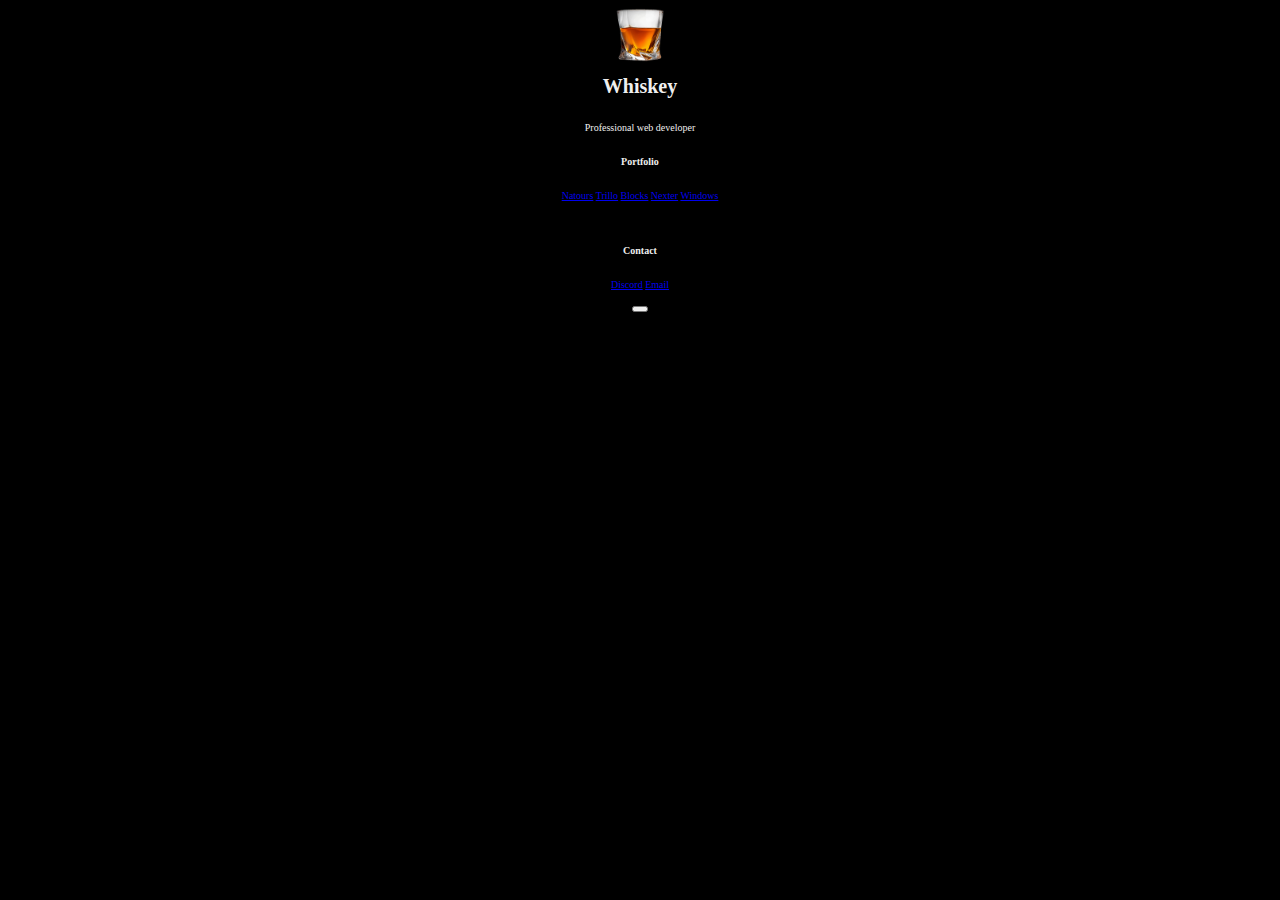
<file: index.html>
<!DOCTYPE html>
<html lang="en">
<head>
    <meta charset="UTF-8">
    <meta http-equiv="X-UA-Compatible" content="IE=edge">
    <meta name="viewport" content="width=device-width, initial-scale=1.0">
    <title>Whiskey</title>
    <link rel="preconnect" href="https://fonts.googleapis.com">
<link rel="preconnect" href="https://fonts.gstatic.com" crossorigin>
<link href="https://fonts.googleapis.com/css2?family=Roboto:ital,wght@0,300;0,400;0,500;1,300;1,400;1,500&display=swap" rel="stylesheet">
    <link rel="stylesheet" href="https://fonts.googleapis.com/icon?family=Material+Icons">
    <link rel="stylesheet" href="https://code.getmdl.io/1.3.0/material.red-deep_orange.min.css" />
    <script defer src="https://code.getmdl.io/1.3.0/material.min.js"></script>
    <link rel="stylesheet" href="style.css">
    <script type="module" src="script.js"></script>
</head>
<body>

    <img src="whiskey.png" id="logo">
    <h1>Whiskey</h1>
    <p>Professional web developer</p>


    <div class="portfolio center">
        <h4>Portfolio</h4>

        <p>

           <a target="_blank" href="projects/natours/">Natours</a>
           <a target="_blank" href="projects/trillo">Trillo</a> 
           <a target="_blank" href="projects/blocks/">Blocks</a>
           <a target="_blank" href="projects/nexter/">Nexter</a> 
           <a target="_blank" href="projects/windows/">Windows</a> 

        </p>
    </div>

    <div class="contact center">
        <h4>Contact</h4>
        <p>
           <a href="#" id="discord">Discord</a>            <a href="#" id="email">Email</a> 

        </p>
    </div>
    
    <div id="snackbar" class="mdl-js-snackbar mdl-snackbar">
        <div class="mdl-snackbar__text"></div>
        <button class="mdl-snackbar__action" type="button"></button>
    </div>
</body>
</html>
</file>
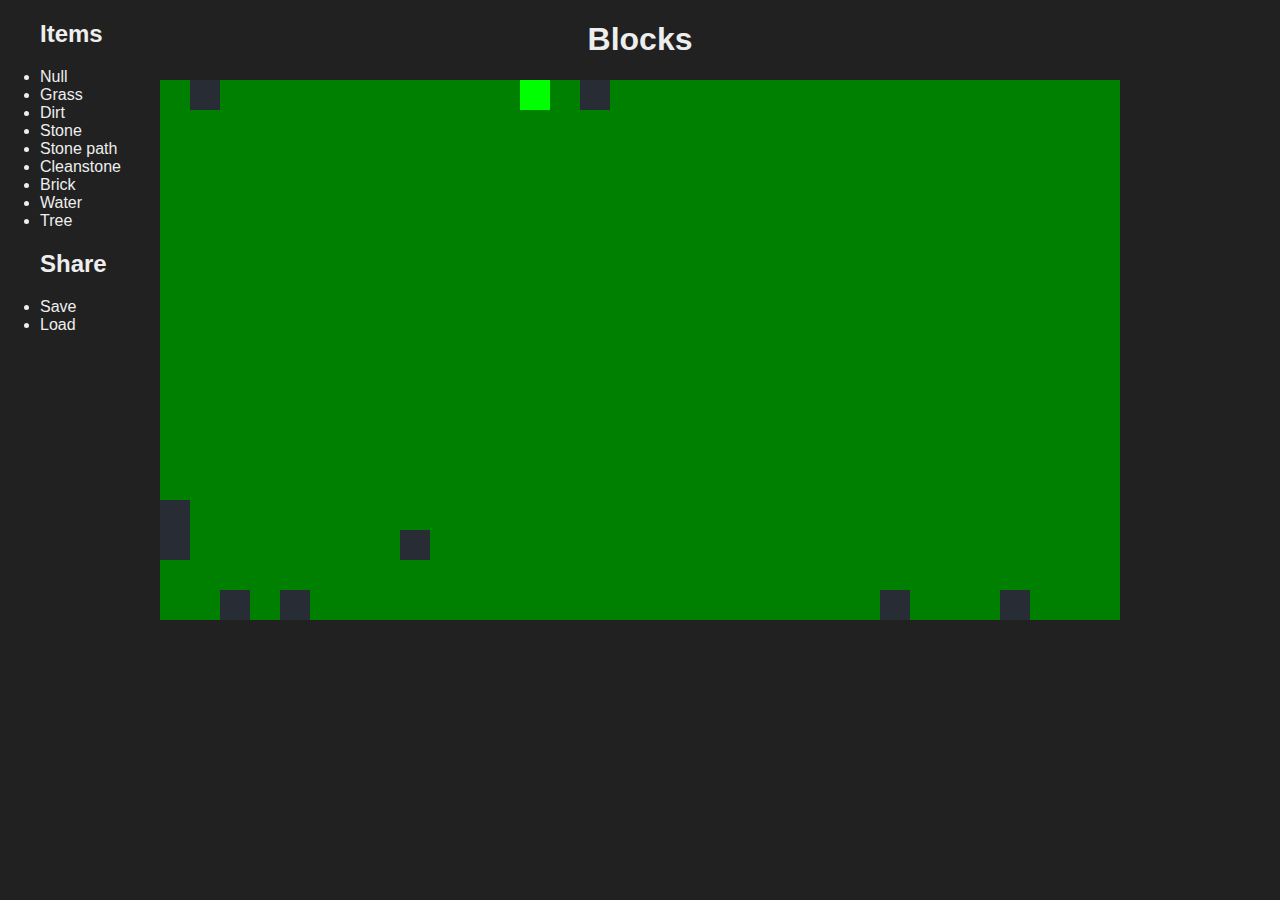
<file: projects/blocks/index.html>
<!DOCTYPE html>
<html lang="en">
<head>
    <meta charset="UTF-8">
    <title>Blocks</title>
    <meta name="viewport" content="width=device-width, initial-scale=1.0">
    <meta http-equiv="X-UA-Compatible" content="ie=edge">
    <link rel="shortcut icon" href="favicon.ico" type="image/x-icon">
    <link rel="stylesheet" href="style.css">
    <link rel="stylesheet" href="lands.css">
</head>
<body>
    <nav class="nav abs_left">
        <ul>
            <h2>Items</h2>
            <li class="action" data-action="none">Null</li>
            <li class="action" data-action="grass">Grass</li>
            <li class="action" data-action="dirt">Dirt</li>
            <li class="action" data-action="stone">Stone</li>
            <li class="action" data-action="stonepath">Stone path</li>
            <li class="action" data-action="cleanstone">Cleanstone</li>
            <li class="action" data-action="brick">Brick</li>
            <li class="action" data-action="water">Water</li>
            <li class="action" data-action="tree">Tree</li>
            <h2>Share</h2>
            <li class="options" data-for="save">
                Save
            </li>
            <li id="save" class="hidden">
                    <textarea id="savetextarea" cols="30" rows="10" placeholder="There should be exported project in JSON"></textarea>
            </li>

            <li class="options" data-for="load">
                Load
            </li>
            <li id="load" class="hidden">
                    <form>
                        <button class="loadbutton" type="button" id="loadfields">Load &rarr;</button>
                    </form>
                    <textarea id="loadtextarea" cols="30" rows="10" placeholder="Paste JSON here to load your lands"></textarea>
            </li>
        </ul>
    </nav>
    <nav class="nav abs_right">
    </nav>
    <header class="header">
        <h1>Blocks</h1>
    </header>
    <main id="gamewrapper">

    </main>
</body>
<script src="core.js"></script>
<script>
    var field = new Field("action", "gamewrapper", "game__land", "tree", "game");
    field.generate("classic", 32, 18);
    field.render("all");
    field.listen("options");
    field.listen("landsclick");
    field.listen("actionclick");
    field.listen("loadbutton", "loadbutton");
</script>
</html>
</file>
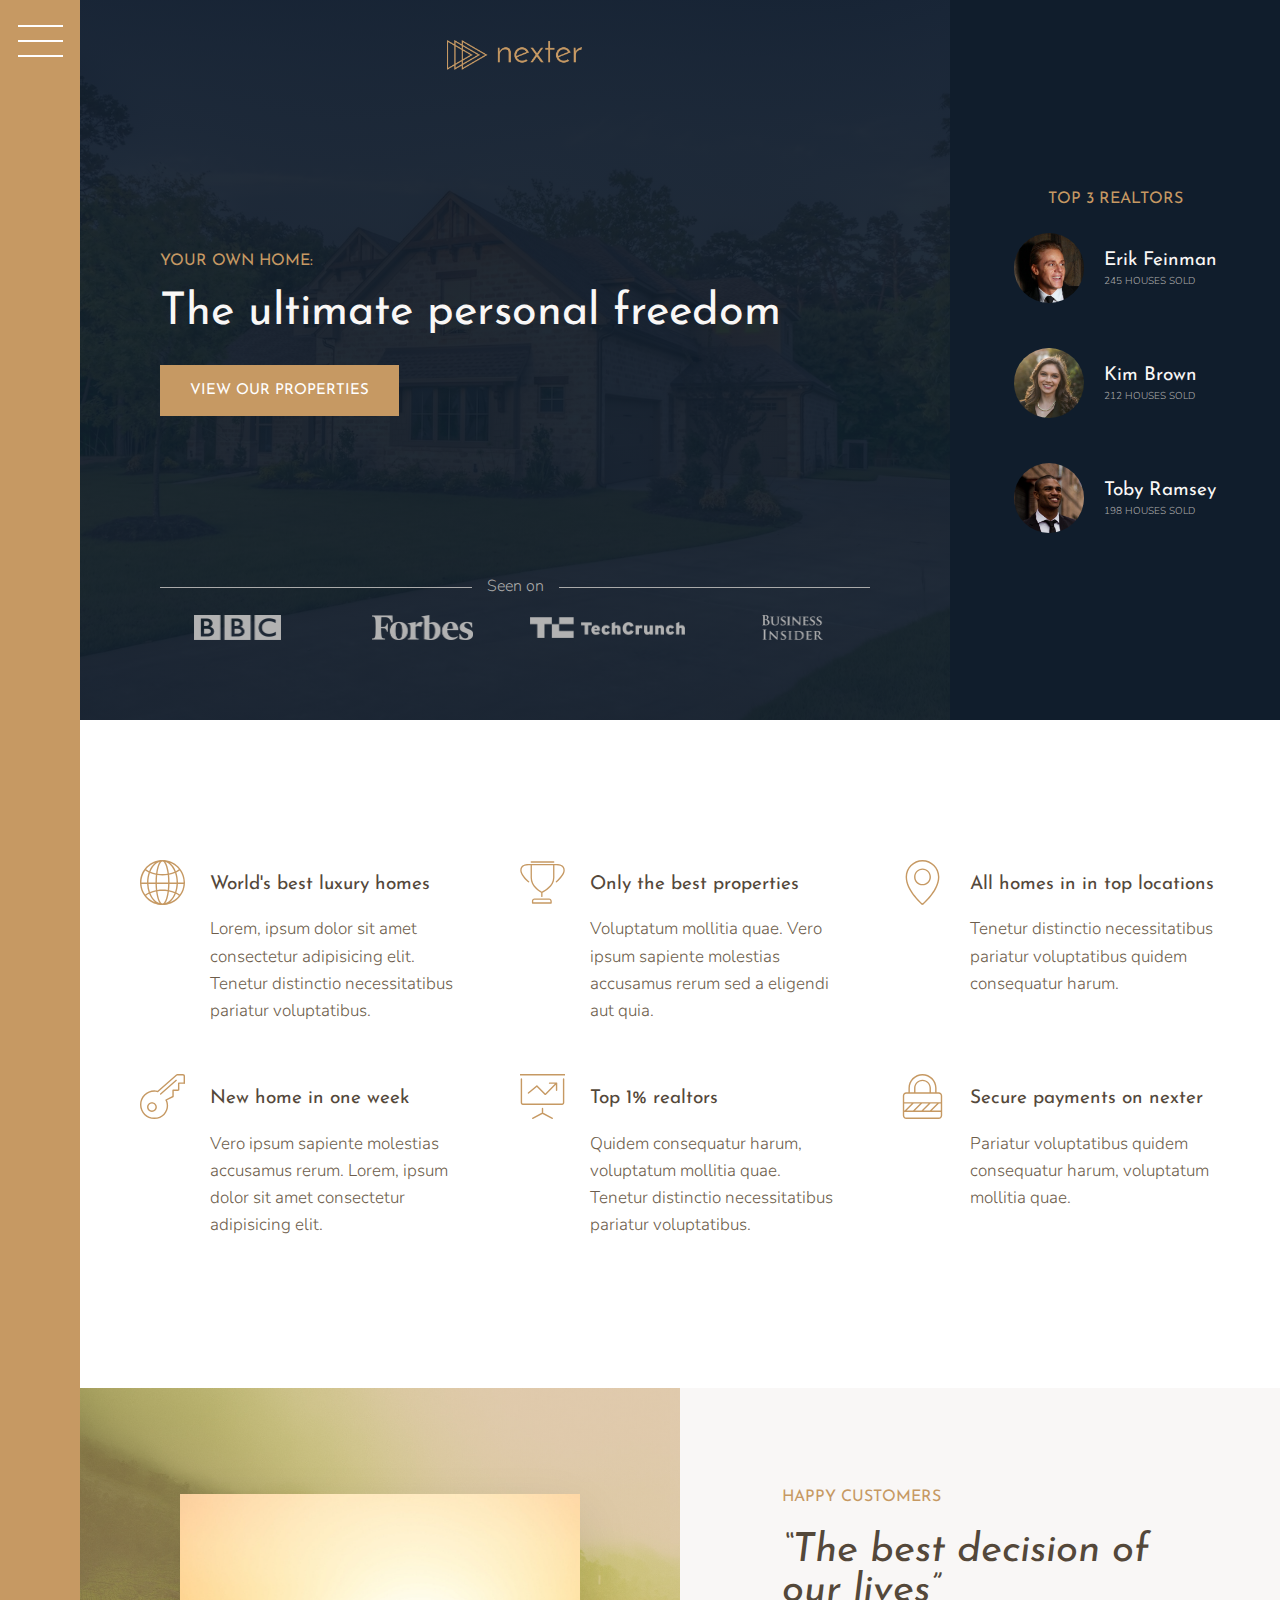
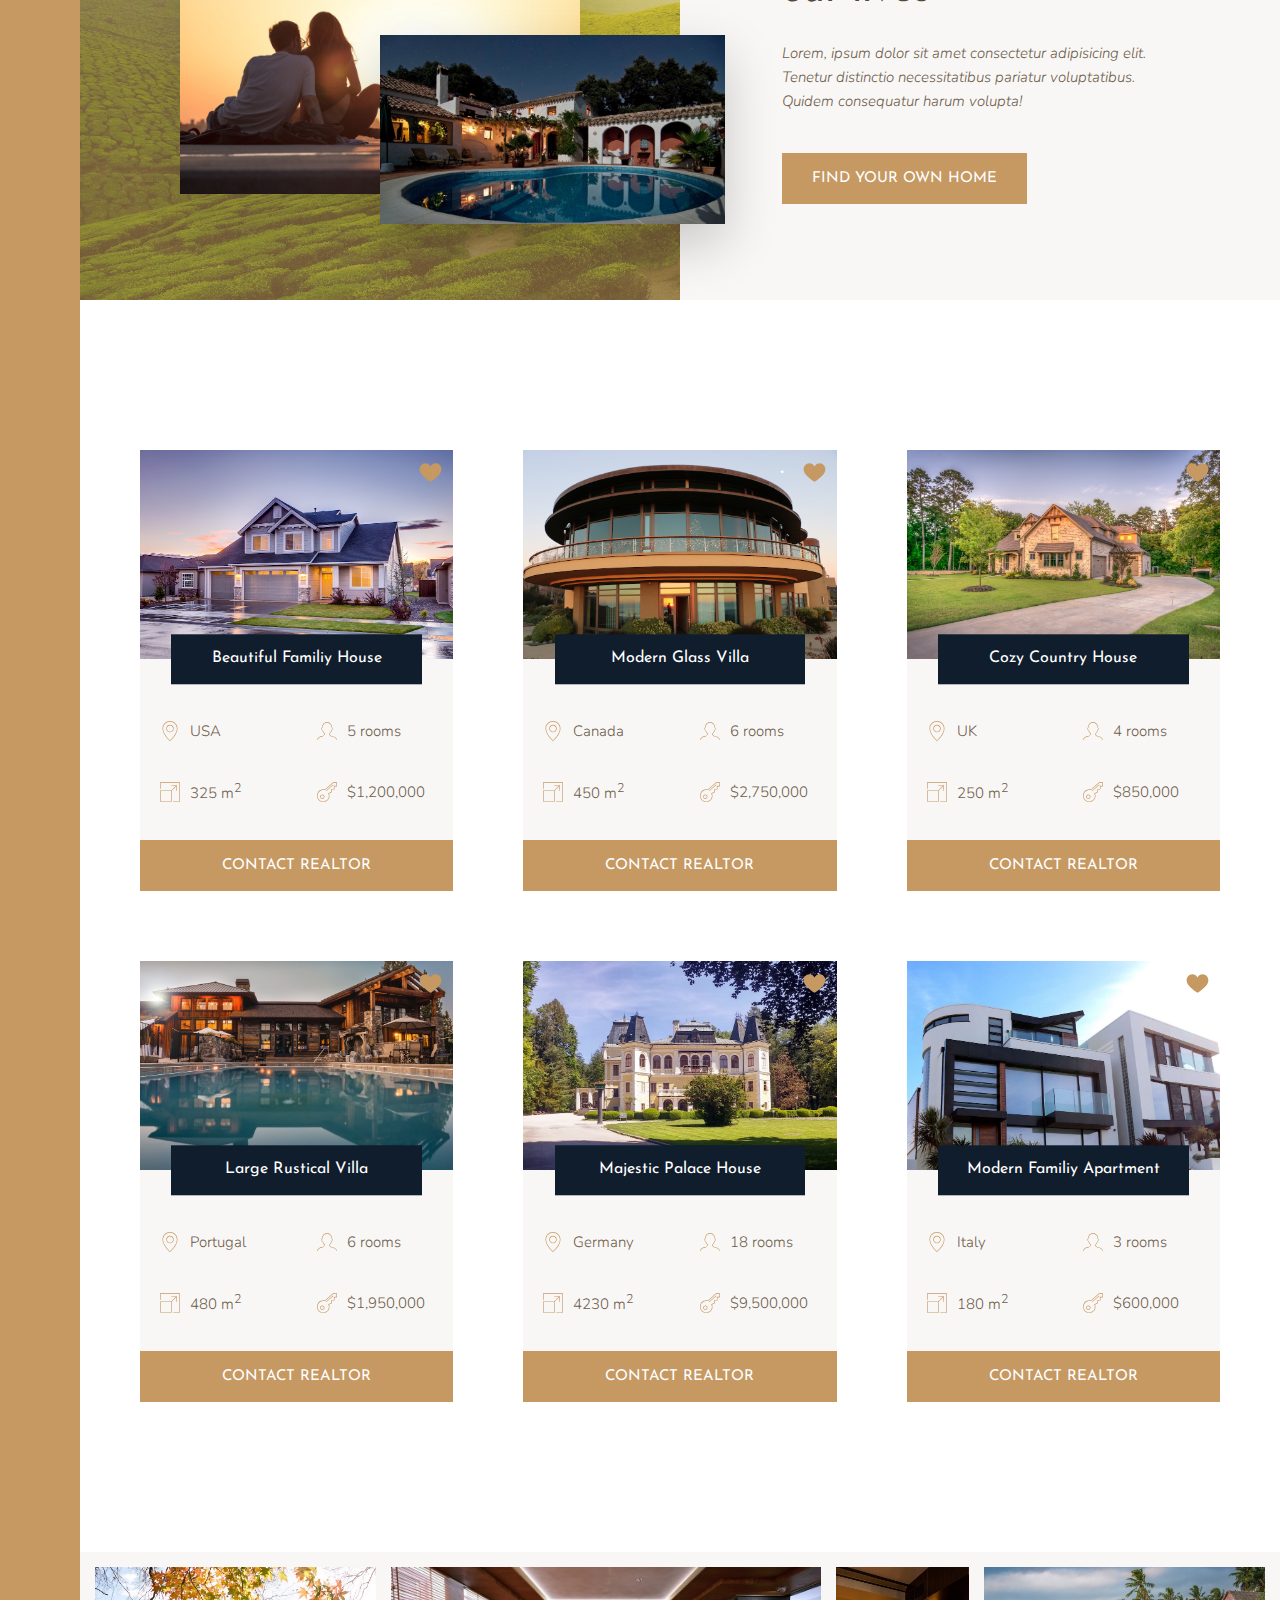
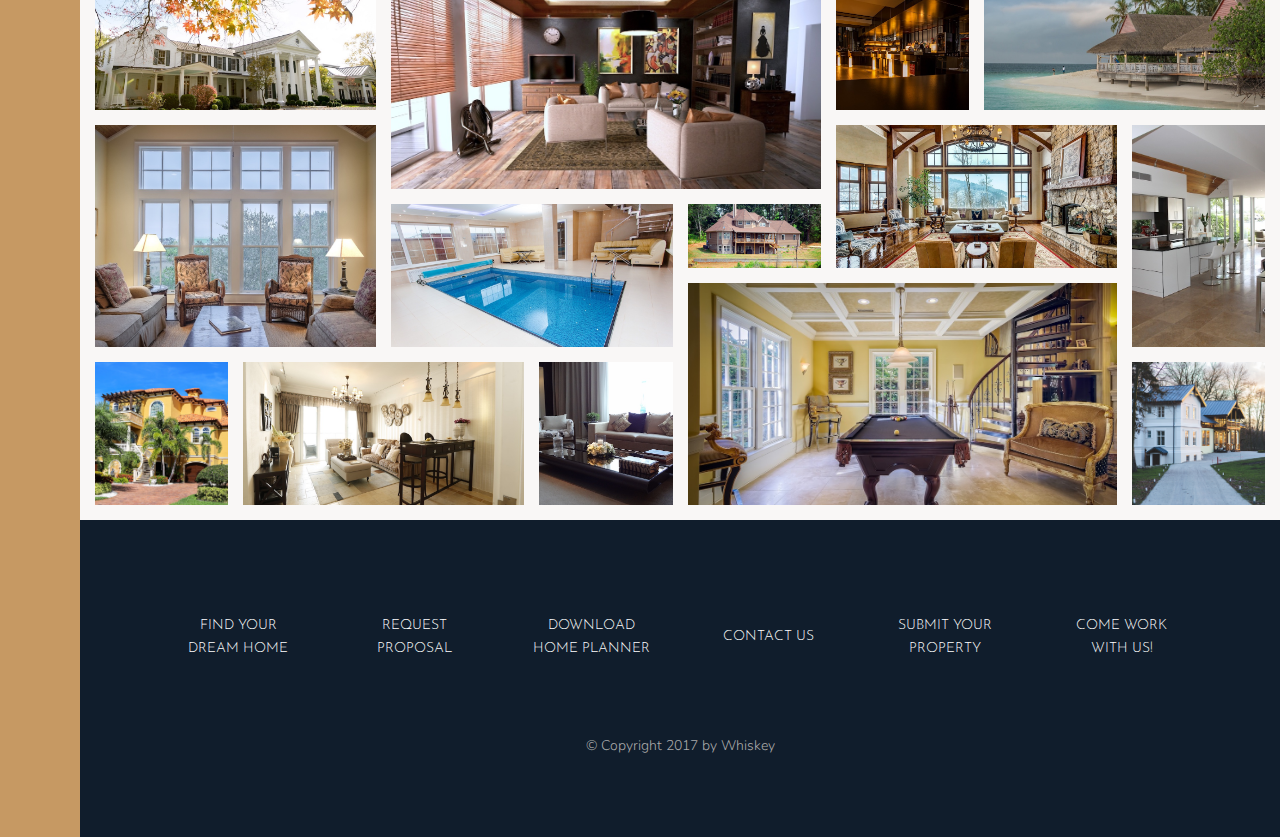
<file: projects/nexter/index.html>
<!DOCTYPE html>
<html lang="en">
    <head>
        <meta charset="UTF-8">
        <meta name="viewport" content="width=device-width, initial-scale=1.0">
        <meta http-equiv="X-UA-Compatible" content="ie=edge">
        
        <link href="https://fonts.googleapis.com/css?family=Josefin+Sans:300,400,400i|Nunito:300,300i" rel="stylesheet">
        <link rel="stylesheet" href="css/style.css">
        <link rel="shortcut icon" type="image/png" href="img/favicon.png">
        
        <title>nexter &mdash; your home, your freedom</title>
    </head>
    <body class="container">
        <div class="sidebar">
            <button class="nav-btn"></button>
        </div>

        <header class="header">
            <img src="img/logo.png" alt="Nexter logo" class="header__logo">
            <h3 class="heading-3">Your own home:</h3>
            <h1 class="heading-1">The ultimate personal freedom</h1>
            <button class="btn header__btn">View our properties</button>
            <div class="header__seenon-text">Seen on</div>
            <div class="header__seenon-logos">
                <img src="img/logo-bbc.png" alt="Seen on logo 1">
                <img src="img/logo-forbes.png" alt="Seen on logo 2">
                <img src="img/logo-techcrunch.png" alt="Seen on logo 3">
                <img src="img/logo-bi.png" alt="Seen on logo 4">
            </div>
        </header>

        <div class="realtors">
            <h3 class="heading-3">Top 3 Realtors</h3>
            <div class="realtors__list">
                <img src="img/realtor-1.jpeg" alt="Realtor 1" class="realtors__img">
                <div class="realtors__details">
                    <h4 class="heading-4 heading-4--light">Erik Feinman</h4>
                    <p class="realtors__sold">245 houses sold</p>
                </div>

                <img src="img/realtor-2.jpeg" alt="Realtor 2" class="realtors__img">
                <div class="realtors__details">
                    <h4 class="heading-4 heading-4--light">Kim Brown</h4>
                    <p class="realtors__sold">212 houses sold</p>
                </div>

                <img src="img/realtor-3.jpeg" alt="Realtor 3" class="realtors__img">
                <div class="realtors__details">
                    <h4 class="heading-4 heading-4--light">Toby Ramsey</h4>
                    <p class="realtors__sold">198 houses sold</p>
                </div>
            </div>
        </div>

        <section class="features">
            <div class="feature">
                <svg class="feature__icon">
                    <use xlink:href="img/sprite.svg#icon-global"></use>
                </svg>
                <h4 class="heading-4 heading-4--dark">World's best luxury homes</h4>
                <p class="feature__text">Lorem, ipsum dolor sit amet consectetur adipisicing elit. Tenetur distinctio necessitatibus pariatur voluptatibus.</p>
            </div>

            <div class="feature">
                <svg class="feature__icon">
                    <use xlink:href="img/sprite.svg#icon-trophy"></use>
                </svg>
                <h4 class="heading-4 heading-4--dark">Only the best properties</h4>
                <p class="feature__text">Voluptatum mollitia quae. Vero ipsum sapiente molestias accusamus rerum sed a eligendi aut quia.</p>
            </div>

            <div class="feature">
                <svg class="feature__icon">
                    <use xlink:href="img/sprite.svg#icon-map-pin"></use>
                </svg>
                <h4 class="heading-4 heading-4--dark">All homes in in top locations</h4>
                <p class="feature__text">Tenetur distinctio necessitatibus pariatur voluptatibus quidem consequatur harum.</p>
            </div>

            <div class="feature">
                <svg class="feature__icon">
                    <use xlink:href="img/sprite.svg#icon-key"></use>
                </svg>
                <h4 class="heading-4 heading-4--dark">New home in one week</h4>
                <p class="feature__text">Vero ipsum sapiente molestias accusamus rerum. Lorem, ipsum dolor sit amet consectetur adipisicing elit.</p>
            </div>

            <div class="feature">
                <svg class="feature__icon">
                    <use xlink:href="img/sprite.svg#icon-presentation"></use>
                </svg>
                <h4 class="heading-4 heading-4--dark">Top 1% realtors</h4>
                <p class="feature__text">Quidem consequatur harum, voluptatum mollitia quae. Tenetur distinctio necessitatibus pariatur voluptatibus.</p>
            </div>

            <div class="feature">
                <svg class="feature__icon">
                    <use xlink:href="img/sprite.svg#icon-lock"></use>
                </svg>
                <h4 class="heading-4 heading-4--dark">Secure payments on nexter</h4>
                <p class="feature__text">Pariatur voluptatibus quidem consequatur harum, voluptatum mollitia quae.</p>
            </div>
        </section>

        <div class="story__pictures">
            <img src="img/story-1.jpeg" alt="Couple with new house" class="story__img--1">
            <img src="img/story-2.jpeg" alt="New house" class="story__img--2">
        </div>

        <div class="story__content">
            <h3 class="heading-3 mb-sm">Happy Customers</h3>
            <h2 class="heading-2 heading-2--dark mb-md">&ldquo;The best decision of our lives&rdquo;</h2>
            <p class="story__text">
                Lorem, ipsum dolor sit amet consectetur adipisicing elit. Tenetur distinctio necessitatibus pariatur voluptatibus. Quidem consequatur harum volupta!
            </p>
            <button class="btn">Find your own home</button>
        </div>

        <section class="homes">
            <div class="home">
                <img src="img/house-1.jpeg" alt="House 1" class="home__img">
                <svg class="home__like">
                    <use xlink:href="img/sprite.svg#icon-heart-full"></use>
                </svg>
                <h5 class="home__name">Beautiful Familiy House</h5>
                <div class="home__location">
                    <svg>
                        <use xlink:href="img/sprite.svg#icon-map-pin"></use>
                    </svg>
                    <p>USA</p>
                </div>
                <div class="home__rooms">
                    <svg>
                        <use xlink:href="img/sprite.svg#icon-profile-male"></use>
                    </svg>
                    <p>5 rooms</p>
                </div>
                <div class="home__area">
                    <svg>
                        <use xlink:href="img/sprite.svg#icon-expand"></use>
                    </svg>
                    <p>325 m<sup>2</sup></p>
                </div>
                <div class="home__price">
                    <svg>
                        <use xlink:href="img/sprite.svg#icon-key"></use>
                    </svg>
                    <p>$1,200,000</p>
                </div>
                <button class="btn home__btn">Contact realtor</button>
            </div>

            
            <div class="home">
                <img src="img/house-2.jpeg" alt="House 2" class="home__img">
                <svg class="home__like">
                    <use xlink:href="img/sprite.svg#icon-heart-full"></use>
                </svg>
                <h5 class="home__name">Modern Glass Villa</h5>
                <div class="home__location">
                    <svg>
                        <use xlink:href="img/sprite.svg#icon-map-pin"></use>
                    </svg>
                    <p>Canada</p>
                </div>
                <div class="home__rooms">
                    <svg>
                        <use xlink:href="img/sprite.svg#icon-profile-male"></use>
                    </svg>
                    <p>6 rooms</p>
                </div>
                <div class="home__area">
                    <svg>
                        <use xlink:href="img/sprite.svg#icon-expand"></use>
                    </svg>
                    <p>450 m<sup>2</sup></p>
                </div>
                <div class="home__price">
                    <svg>
                        <use xlink:href="img/sprite.svg#icon-key"></use>
                    </svg>
                    <p>$2,750,000</p>
                </div>
                <button class="btn home__btn">Contact realtor</button>
            </div>

            <div class="home">
                <img src="img/house-3.jpeg" alt="House 3" class="home__img">
                <svg class="home__like">
                    <use xlink:href="img/sprite.svg#icon-heart-full"></use>
                </svg>
                <h5 class="home__name">Cozy Country House</h5>
                <div class="home__location">
                    <svg>
                        <use xlink:href="img/sprite.svg#icon-map-pin"></use>
                    </svg>
                    <p>UK</p>
                </div>
                <div class="home__rooms">
                    <svg>
                        <use xlink:href="img/sprite.svg#icon-profile-male"></use>
                    </svg>
                    <p>4 rooms</p>
                </div>
                <div class="home__area">
                    <svg>
                        <use xlink:href="img/sprite.svg#icon-expand"></use>
                    </svg>
                    <p>250 m<sup>2</sup></p>
                </div>
                <div class="home__price">
                    <svg>
                        <use xlink:href="img/sprite.svg#icon-key"></use>
                    </svg>
                    <p>$850,000</p>
                </div>
                <button class="btn home__btn">Contact realtor</button>
            </div>

            <div class="home">
                <img src="img/house-4.jpeg" alt="House 4" class="home__img">
                <svg class="home__like">
                    <use xlink:href="img/sprite.svg#icon-heart-full"></use>
                </svg>
                <h5 class="home__name">Large Rustical Villa</h5>
                <div class="home__location">
                    <svg>
                        <use xlink:href="img/sprite.svg#icon-map-pin"></use>
                    </svg>
                    <p>Portugal</p>
                </div>
                <div class="home__rooms">
                    <svg>
                        <use xlink:href="img/sprite.svg#icon-profile-male"></use>
                    </svg>
                    <p>6 rooms</p>
                </div>
                <div class="home__area">
                    <svg>
                        <use xlink:href="img/sprite.svg#icon-expand"></use>
                    </svg>
                    <p>480 m<sup>2</sup></p>
                </div>
                <div class="home__price">
                    <svg>
                        <use xlink:href="img/sprite.svg#icon-key"></use>
                    </svg>
                    <p>$1,950,000</p>
                </div>
                <button class="btn home__btn">Contact realtor</button>
            </div>

            <div class="home">
                <img src="img/house-5.jpeg" alt="House 5" class="home__img">
                <svg class="home__like">
                    <use xlink:href="img/sprite.svg#icon-heart-full"></use>
                </svg>
                <h5 class="home__name">Majestic Palace House</h5>
                <div class="home__location">
                    <svg>
                        <use xlink:href="img/sprite.svg#icon-map-pin"></use>
                    </svg>
                    <p>Germany</p>
                </div>
                <div class="home__rooms">
                    <svg>
                        <use xlink:href="img/sprite.svg#icon-profile-male"></use>
                    </svg>
                    <p>18 rooms</p>
                </div>
                <div class="home__area">
                    <svg>
                        <use xlink:href="img/sprite.svg#icon-expand"></use>
                    </svg>
                    <p>4230 m<sup>2</sup></p>
                </div>
                <div class="home__price">
                    <svg>
                        <use xlink:href="img/sprite.svg#icon-key"></use>
                    </svg>
                    <p>$9,500,000</p>
                </div>
                <button class="btn home__btn">Contact realtor</button>
            </div>

            <div class="home">
                <img src="img/house-6.jpeg" alt="House 6" class="home__img">
                <svg class="home__like">
                    <use xlink:href="img/sprite.svg#icon-heart-full"></use>
                </svg>
                <h5 class="home__name">Modern Familiy Apartment</h5>
                <div class="home__location">
                    <svg>
                        <use xlink:href="img/sprite.svg#icon-map-pin"></use>
                    </svg>
                    <p>Italy</p>
                </div>
                <div class="home__rooms">
                    <svg>
                        <use xlink:href="img/sprite.svg#icon-profile-male"></use>
                    </svg>
                    <p>3 rooms</p>
                </div>
                <div class="home__area">
                    <svg>
                        <use xlink:href="img/sprite.svg#icon-expand"></use>
                    </svg>
                    <p>180 m<sup>2</sup></p>
                </div>
                <div class="home__price">
                    <svg>
                        <use xlink:href="img/sprite.svg#icon-key"></use>
                    </svg>
                    <p>$600,000</p>
                </div>
                <button class="btn home__btn">Contact realtor</button>
            </div>
        </section>


        <section class="gallery">
            <figure class="gallery__item gallery__item--1"><img src="img/gal-1.jpeg" alt="Gallery image 1" class="gallery__img"></figure>
            <figure class="gallery__item gallery__item--2"><img src="img/gal-2.jpeg" alt="Gallery image 2" class="gallery__img"></figure>
            <figure class="gallery__item gallery__item--3"><img src="img/gal-3.jpeg" alt="Gallery image 3" class="gallery__img"></figure>
            <figure class="gallery__item gallery__item--4"><img src="img/gal-4.jpeg" alt="Gallery image 4" class="gallery__img"></figure>
            <figure class="gallery__item gallery__item--5"><img src="img/gal-5.jpeg" alt="Gallery image 5" class="gallery__img"></figure>
            <figure class="gallery__item gallery__item--6"><img src="img/gal-6.jpeg" alt="Gallery image 6" class="gallery__img"></figure>
            <figure class="gallery__item gallery__item--7"><img src="img/gal-7.jpeg" alt="Gallery image 7" class="gallery__img"></figure>
            <figure class="gallery__item gallery__item--8"><img src="img/gal-8.jpeg" alt="Gallery image 8" class="gallery__img"></figure>
            <figure class="gallery__item gallery__item--9"><img src="img/gal-9.jpeg" alt="Gallery image 9" class="gallery__img"></figure>
            <figure class="gallery__item gallery__item--10"><img src="img/gal-10.jpeg" alt="Gallery image 10" class="gallery__img"></figure>
            <figure class="gallery__item gallery__item--11"><img src="img/gal-11.jpeg" alt="Gallery image 11" class="gallery__img"></figure>
            <figure class="gallery__item gallery__item--12"><img src="img/gal-12.jpeg" alt="Gallery image 12" class="gallery__img"></figure>
            <figure class="gallery__item gallery__item--13"><img src="img/gal-13.jpeg" alt="Gallery image 13" class="gallery__img"></figure>
            <figure class="gallery__item gallery__item--14"><img src="img/gal-14.jpeg" alt="Gallery image 14" class="gallery__img"></figure>


        </section>

        <footer class="footer">
            <ul class="nav">
                    <li class="nav__item"><a href="#" class="nav__link">Find your dream home</a></li>
                    <li class="nav__item"><a href="#" class="nav__link">Request proposal</a></li>
                    <li class="nav__item"><a href="#" class="nav__link">Download home planner</a></li>
                    <li class="nav__item"><a href="#" class="nav__link">Contact us</a></li>
                    <li class="nav__item"><a href="#" class="nav__link">Submit your property</a></li>
                    <li class="nav__item"><a href="#" class="nav__link">Come work with us!</a></li>
            </ul>
            <p class="copyright">
                &copy; Copyright 2017 by Whiskey
            </p>
        </footer>
    </body>
</html>
</file>
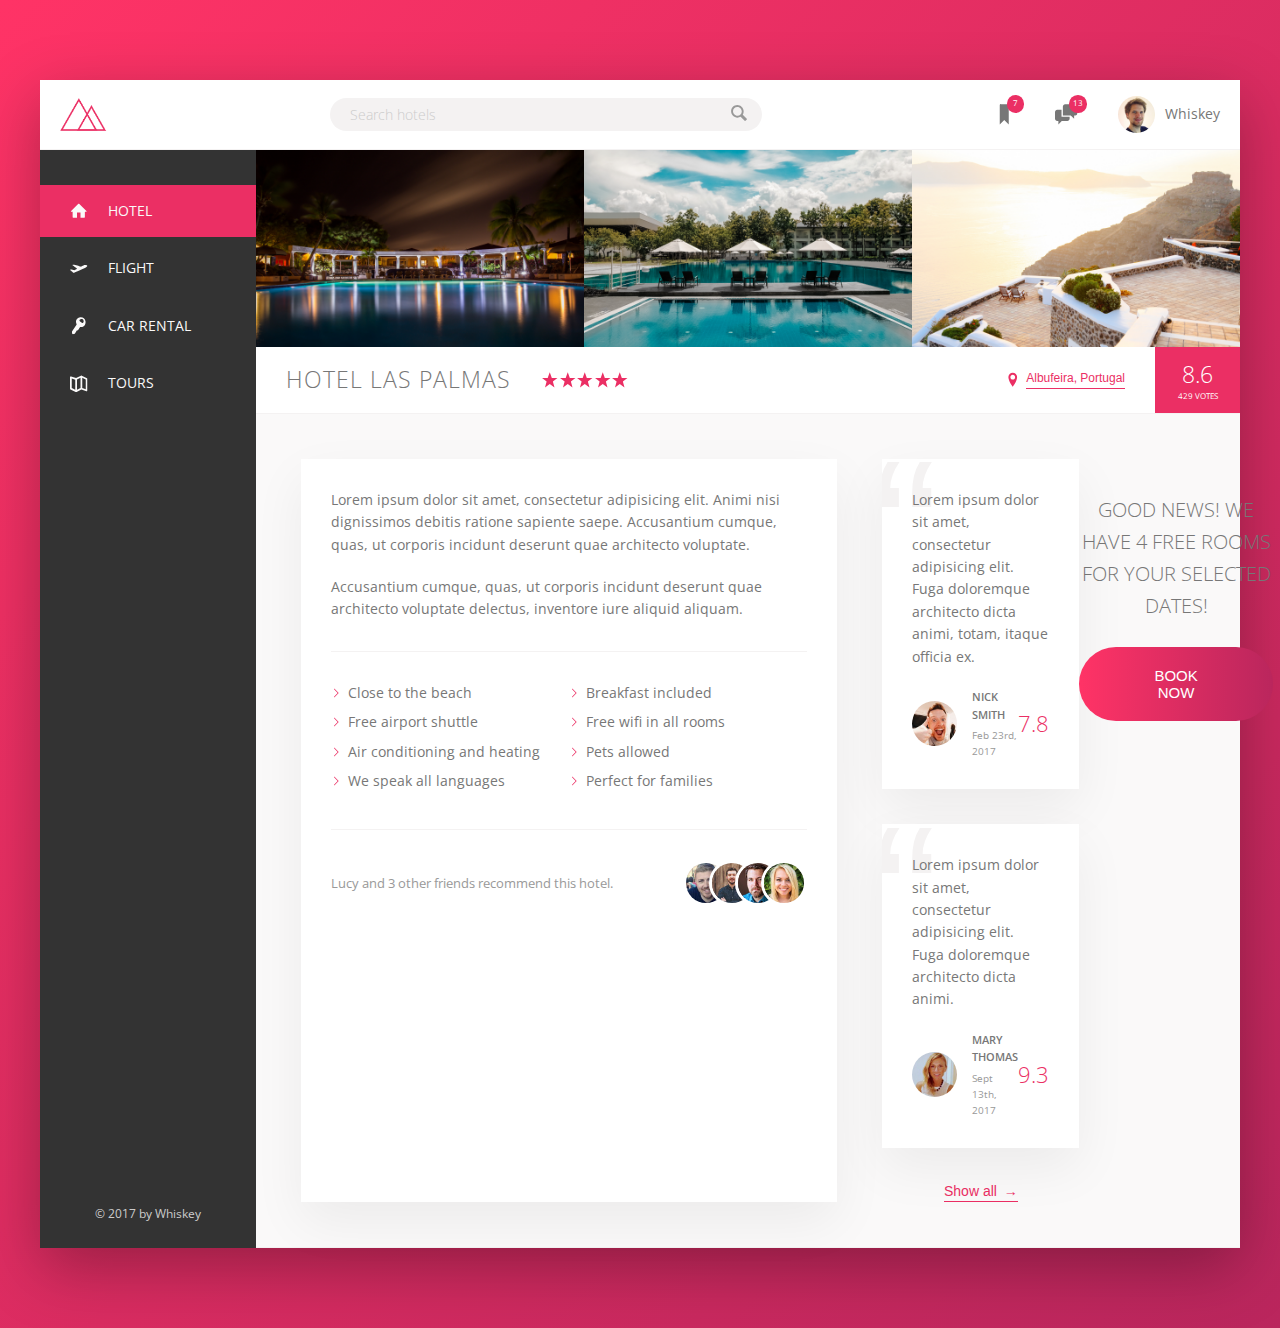
<file: projects/trillo/index.html>
<!DOCTYPE html>
<html lang="en">
    <head>
        <meta charset="UTF-8">
        <meta name="viewport" content="width=device-width, initial-scale=1.0">
        
        <link href="https://fonts.googleapis.com/css?family=Open+Sans:300,400,600" rel="stylesheet">
        <link rel="stylesheet" href="css/style.css">
        <link rel="shortcut icon" type="image/png" href="img/favicon.png">
        
        <title>trillo &mdash; Your all-in-one booking app</title>
    </head>
    <body>
        <div class="container">
            <header class="header">
                <img src="img/logo.png" alt="trillo logo" class="logo">

                <form action="#" class="search">
                    <input type="text" class="search__input" placeholder="Search hotels">
                    <button class="search__button">
                        <svg class="search__icon">
                            <use xlink:href="img/sprite.svg#icon-magnifying-glass"></use>
                        </svg>
                    </button>
                </form>

                <nav class="user-nav">
                    <div class="user-nav__icon-box">
                        <svg class="user-nav__icon">
                            <use xlink:href="img/sprite.svg#icon-bookmark"></use>
                        </svg>
                        <span class="user-nav__notification">7</span>
                    </div>
                    <div class="user-nav__icon-box">
                        <svg class="user-nav__icon">
                            <use xlink:href="img/sprite.svg#icon-chat"></use>
                        </svg>
                        <span class="user-nav__notification">13</span>
                    </div>
                    <div class="user-nav__user">
                        <img src="img/user.jpg" alt="User photo" class="user-nav__user-photo">
                        <span class="user-nav__user-name">Whiskey</span>
                    </div>
                </nav>
            </header>


            <div class="content">
                <nav class="sidebar">
                    <ul class="side-nav">
                        <li class="side-nav__item side-nav__item--active">
                            <a href="#" class="side-nav__link">
                                <svg class="side-nav__icon">
                                    <use xlink:href="img/sprite.svg#icon-home"></use>
                                </svg>
                                <span>Hotel</span>
                            </a>
                        </li>
                        <li class="side-nav__item">
                            <a href="#" class="side-nav__link">
                                <svg class="side-nav__icon">
                                    <use xlink:href="img/sprite.svg#icon-aircraft-take-off"></use>
                                </svg>
                                <span>Flight</span>
                            </a>
                        </li>
                        <li class="side-nav__item">
                            <a href="#" class="side-nav__link">
                                <svg class="side-nav__icon">
                                    <use xlink:href="img/sprite.svg#icon-key"></use>
                                </svg>
                                <span>Car rental</span>
                            </a>
                        </li>
                        <li class="side-nav__item">
                            <a href="#" class="side-nav__link">
                                <svg class="side-nav__icon">
                                    <use xlink:href="img/sprite.svg#icon-map"></use>
                                </svg>
                                <span>Tours</span>
                            </a>
                        </li>
                    </ul>

                    <div class="legal">
                        &copy; 2017 by Whiskey
                    </div>
                </nav>



                <main class="hotel-view">
                    <div class="gallery">
                        <figure class="gallery__item">
                            <img src="img/hotel-1.jpg" alt="Photo of hotel 1" class="gallery__photo">
                        </figure>
                        <figure class="gallery__item">
                            <img src="img/hotel-2.jpg" alt="Photo of hotel 2" class="gallery__photo">
                        </figure>
                        <figure class="gallery__item">
                            <img src="img/hotel-3.jpg" alt="Photo of hotel 3" class="gallery__photo">
                        </figure>
                    </div>

                    <div class="overview">
                        <h1 class="overview__heading">
                            Hotel Las Palmas
                        </h1>

                        <div class="overview__stars">
                            <svg class="overview__icon-star">
                                <use xlink:href="img/sprite.svg#icon-star"></use>
                            </svg>
                            <svg class="overview__icon-star">
                                <use xlink:href="img/sprite.svg#icon-star"></use>
                            </svg>
                            <svg class="overview__icon-star">
                                <use xlink:href="img/sprite.svg#icon-star"></use>
                            </svg>
                            <svg class="overview__icon-star">
                                <use xlink:href="img/sprite.svg#icon-star"></use>
                            </svg>
                            <svg class="overview__icon-star">
                                <use xlink:href="img/sprite.svg#icon-star"></use>
                            </svg>
                        </div>

                        <div class="overview__location">
                            <svg class="overview__icon-location">
                                <use xlink:href="img/sprite.svg#icon-location-pin"></use>
                            </svg>
                            <button class="btn-inline">Albufeira, Portugal</button>
                        </div>

                        <div class="overview__rating">
                            <div class="overview__rating-average">8.6</div>
                            <div class="overview__rating-count">429 votes</div>
                        </div>
                    </div>

                    <div class="detail">
                        <div class="description">
                            <p class="paragraph">
                                Lorem ipsum dolor sit amet, consectetur adipisicing elit. Animi nisi dignissimos debitis ratione sapiente saepe. Accusantium cumque, quas, ut corporis incidunt deserunt quae architecto voluptate.
                            </p>
                            <p class="paragraph">
                                Accusantium cumque, quas, ut corporis incidunt deserunt quae architecto voluptate delectus, inventore iure aliquid aliquam.
                            </p>
                            <ul class="list">
                                <li class="list__item">Close to the beach</li>
                                <li class="list__item">Breakfast included</li>
                                <li class="list__item">Free airport shuttle</li>
                                <li class="list__item">Free wifi in all rooms</li>
                                <li class="list__item">Air conditioning and heating</li>
                                <li class="list__item">Pets allowed</li>
                                <li class="list__item">We speak all languages</li>
                                <li class="list__item">Perfect for families</li>
                            </ul>
                            <div class="recommend">
                                <p class="recommend__count">
                                    Lucy and 3 other friends recommend this hotel.
                                </p>
                                <div class="recommend__friends">
                                    <img src="img/user-3.jpg" alt="Friend 1" class="recommend__photo">
                                    <img src="img/user-4.jpg" alt="Friend 2" class="recommend__photo">
                                    <img src="img/user-5.jpg" alt="Friend 3" class="recommend__photo">
                                    <img src="img/user-6.jpg" alt="Friend 4" class="recommend__photo">
                                </div>
                            </div>
                        </div>

                        <div class="user-reviews">
                            <figure class="review">
                                <blockquote class="review__text">
                                    Lorem ipsum dolor sit amet, consectetur adipisicing elit. Fuga doloremque architecto dicta animi, totam, itaque officia ex.
                                </blockquote>
                                <figcaption class="review__user">
                                    <img src="img/user-1.jpg" alt="User 1" class="review__photo">
                                    <div class="review__user-box">
                                        <p class="review__user-name">Nick Smith</p>
                                        <p class="review__user-date">Feb 23rd, 2017</p>
                                    </div>
                                    <div class="review__rating">7.8</div>
                                </figcaption>
                            </figure>

                            <figure class="review">
                                <blockquote class="review__text">
                                    Lorem ipsum dolor sit amet, consectetur adipisicing elit. Fuga doloremque architecto dicta animi.
                                </blockquote>
                                <figcaption class="review__user">
                                    <img src="img/user-2.jpg" alt="User 1" class="review__photo">
                                    <div class="review__user-box">
                                        <p class="review__user-name">Mary Thomas</p>
                                        <p class="review__user-date">Sept 13th, 2017</p>
                                    </div>
                                    <div class="review__rating">9.3</div>
                                </figcaption>
                            </figure>

                            <button class="btn-inline">Show all <span>&rarr;</span></button>
                        </div>

                        <div class="cta">
                            <h2 class="cta__book-now">
                                Good news! We have 4 free rooms for your selected dates!
                            </h2>
                            <button class="btn">
                                <span class="btn__visible">Book now</span>
                                <span class="btn__invisible">Only 4 rooms left</span>
                            </button>
                        </div>

                    </div>


                </main>
            </div>
        </div>
    </body>
</html>
</file>
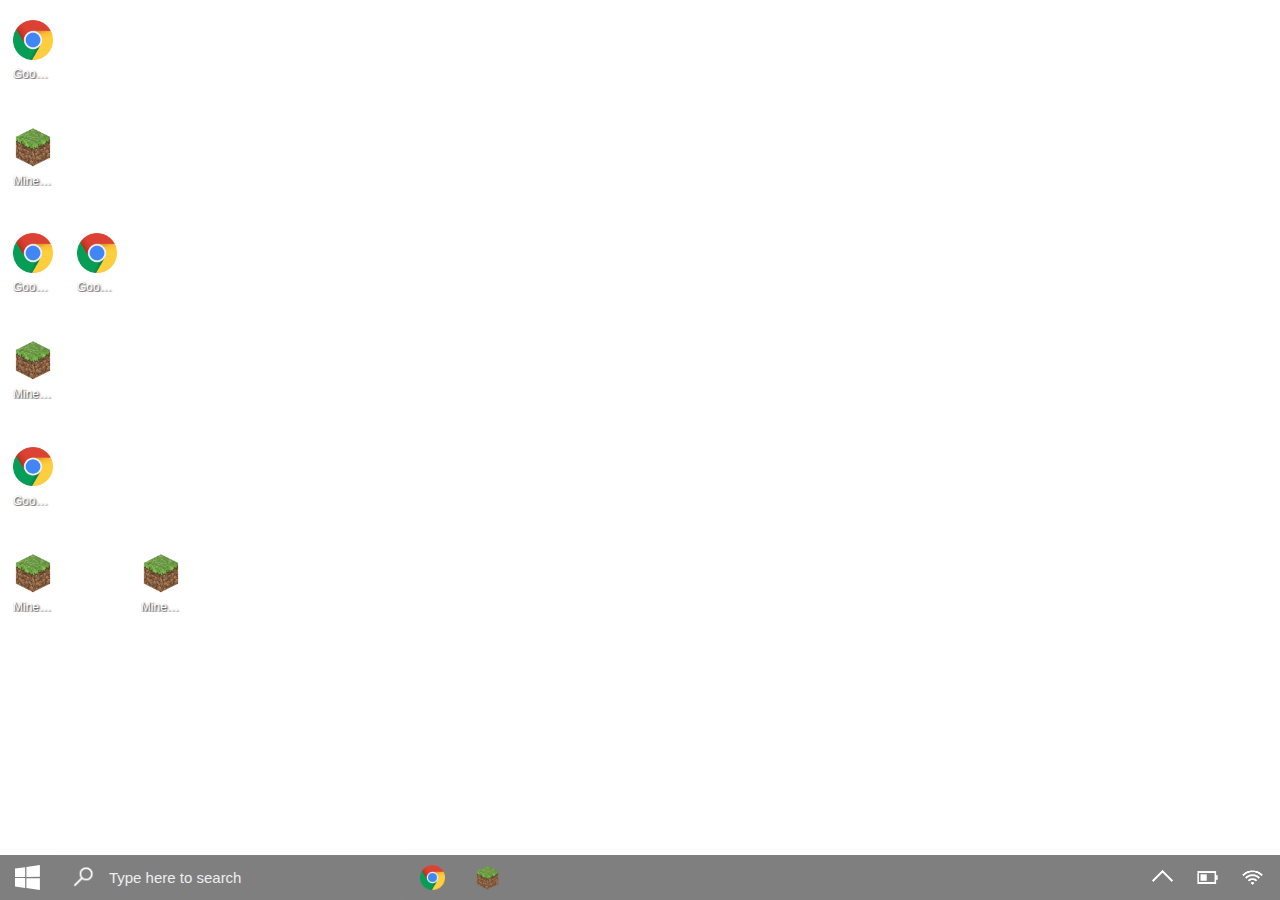
<file: projects/windows/index.html>
<!DOCTYPE html>
<html lang="en">
<head>
    <meta charset="UTF-8">
    <meta name="viewport" content="width=device-width, initial-scale=1.0">
    <title>Windows 10</title>
    <link rel="stylesheet" href="style.css">
</head>
<body>
    <main class="windows">
        <div class="desktop">

            <a href="https://chrome.google.com/" class="desktop__icon">
                <div class="desktopicon__image">
                    <img src="apps/chrome.png">
                </div>
                <div class="desktopicon__text">
                    <span>
                        Google Chrome
                    </span>
                </div>
            </a>

            <a href="https://minecraft.net/" class="desktop__icon">
                <div class="desktopicon__image">
                    <img src="apps/minecraft.png">
                </div>
                <div class="desktopicon__text">
                    <span>
                        Minecraft Launcher
                    </span>
                </div>
            </a>

            <a href="https://chrome.google.com/" class="desktop__icon">
                <div class="desktopicon__image">
                    <img src="apps/chrome.png">
                </div>
                <div class="desktopicon__text">
                    <span>
                        Google Chrome
                    </span>
                </div>
            </a>

            <a href="https://minecraft.net/" class="desktop__icon">
                <div class="desktopicon__image">
                    <img src="apps/minecraft.png">
                </div>
                <div class="desktopicon__text">
                    <span>
                        Minecraft Launcher
                    </span>
                </div>
            </a>

            <a href="https://chrome.google.com/" class="desktop__icon">
                <div class="desktopicon__image">
                    <img src="apps/chrome.png">
                </div>
                <div class="desktopicon__text">
                    <span>
                        Google Chrome
                    </span>
                </div>
            </a>

            <a href="https://minecraft.net/" class="desktop__icon">
                <div class="desktopicon__image">
                    <img src="apps/minecraft.png">
                </div>
                <div class="desktopicon__text">
                    <span>
                        Minecraft Launcher
                    </span>
                </div>
            </a>

            <a href="https://chrome.google.com/" class="desktop__icon" style="grid-column: 2 / 3; grid-row: 3 / 4;">
                <div class="desktopicon__image">
                    <img src="apps/chrome.png">
                </div>
                <div class="desktopicon__text">
                    <span>
                        Google Chrome
                    </span>
                </div>
            </a>

            <a href="https://minecraft.net/" class="desktop__icon" style="grid-column: 3 / 4; grid-row: 6 / 7;">
                <div class="desktopicon__image">
                    <img src="apps/minecraft.png">
                </div>
                <div class="desktopicon__text">
                    <span>
                        Minecraft Launcher
                    </span>
                </div>
            </a>

        </div>
        <nav class="dock">

            <a class="dock__item dock__item--bigspace dock__item--windowsicon">
                <svg viewBox="0 0 256 257" xmlns="http://www.w3.org/2000/svg" preserveAspectRatio="xMidYMid"><path d="M0 36.357L104.62 22.11l.045 100.914-104.57.595L0 36.358zm104.57 98.293l.08 101.002L.081 221.275l-.006-87.302 104.494.677zm12.682-114.405L255.968 0v121.74l-138.716 1.1V20.246zM256 135.6l-.033 121.191-138.716-19.578-.194-101.84L256 135.6z" fill="#ffffff"/></svg>
            </a>

            <div class="dock__item dock__item--searchbar searchbar">
                <div class="searchbar__icon dock__item--bigspace">
                    <img src="icons/searchalt.png" alt="Type here to search">
                </div>
                <div class="searchbar__input">
                    <input type="text" id="search" placeholder="Type here to search">
                </div>
            </div>

            <a href="https://chrome.google.com/"  class="dock__item dock__item--bigspace">
                <img src="apps/chrome.png">
            </a>

            <a href="https://minecraft.net/" class="dock__item dock__item--bigspace">
                <img src="apps/minecraft.png">
            </a>

            <a class="dock__item dock__item--smallspace dock__item--collapse">
                <img src="icons/collapse.png" alt="Show hidden items">
            </a>

            <a class="dock__item dock__item--smallspace dock__item--battery">
                <img src="icons/battery.png" alt="45% available">
            </a>

            <a class="dock__item dock__item--smallspace dock__item--wifi">
                <img src="icons/wifi.png" alt="Internet access">
            </a>

            <div class="dock__item dock__item--backtodesktop"></div>

        </nav>
    </main>
</body>
<script>

let search = document.querySelector('#search');

search.addEventListener('keypress', function (e) {
    if (e.key === 'Enter') {
        window.location='http://www.google.com/search?q='+escape(search.value);
    }
});
</script>
</html>
</file>
<file: style.css>
html {
  font-size: 62.5%;
  box-sizing: border-box;
}

body {
  background-color: black;
  color: #efefef;

  display: flex;
  flex-direction: column;

  justify-content: center;
  align-items: center;
}


.portfolio {
  margin-bottom: 2rem;
}

.center {
  display: flex;
  flex-direction: column;
  align-items: center;
  justify-content: center;
}

#logo {
  width: 5rem;
}
</file>
<file: projects/blocks/style.css>
body {
    margin: 0;
    display: flex;
    background-color: #212121;
    color: #eee;
    flex-direction: column;
    align-items: center;
    font-family: Arial, Helvetica, sans-serif;
    position: relative;
}

.nav {
    top: 0;
    position: absolute;
}

.abs_left {
    left: 0;
}

.abs_right {
    right: 0;
}

.abs_right > ul {
    padding-inline-start: 0;
    padding-inline-end: 40px;
}

.nav > * {
    cursor: pointer;
}

.hidden {
    display: none;
}

.shown {
    display: block;
}

#gamewrapper {
    display: flex;
}

.game {
    display: flex;
}

.game__row {
    display: flex;
    flex-direction: column;
    transition: all .2s;
}

.game__row:hover {
    filter: brightness(1.1);
}

.game__land {
    width: 30px;
    height: 30px;
    transition: all .1s;
    background-image: url("https://art.pixilart.com/6d5f49bda3b5069.png");
    filter: opacity(1);
    color: #ff000050;
    font-size: 5px;
}

.game__land:hover {
    filter: opacity(.5);
}
</file>
<file: projects/blocks/lands.css>
.game__land {
    background-size: cover;
}

.obj_grass {
    background-color: green;
    background-image: url("https://opengameart.org/sites/default/files/output_sample_1.png");
}

.obj_water {
    background-color: cyan;
    background-image: url("https://opengameart.org/sites/default/files/Untitled-2_2.jpg");
}

.obj_stone {
    background-color: #282c34;
    background-image: url("https://opengameart.org/sites/default/files/stone2.jpg");
}

.obj_dirt {
    background-color: yellow;
    background-image: url("https://opengameart.org/sites/default/files/dirt4.png");
}

.obj_stonepath {
    background-color: grey;
    background-image: url("https://opengameart.org/sites/default/files/textureStone_0.png");
}

.obj_brick {
    background-color: orangered;
    background-image: url("https://opengameart.org/sites/default/files/02tizetapav3.png.preview.jpg");
}

.obj_cleanstone {
    background-color: #eee;
    background-image: url("https://opengameart.org/sites/default/files/sf_cleanstone_floor.jpg");
}

.obj_tree {
    background-color: lime;
    background-image: url("https://opengameart.org/sites/default/files/LongLeaves_T.jpg");
}
</file>
<file: projects/nexter/css/style.css>
*,
*::before,
*::after {
  margin: 0;
  padding: 0;
  box-sizing: inherit; }

html {
  box-sizing: border-box;
  font-size: 62.5%; }
  @media only screen and (max-width: 75em) {
    html {
      font-size: 50%; } }

body {
  font-family: "Nunito", sans-serif;
  color: #6D5D4B;
  font-weight: 300;
  line-height: 1.6; }

.container {
  display: grid;
  grid-template-rows: 80vh min-content 40vw repeat(3, min-content);
  grid-template-columns: [sidebar-start] 8rem [sidebar-end full-start] minmax(6rem, 1fr) [center-start] repeat(8, [col-start] minmax(min-content, 14rem) [col-end]) [center-end] minmax(6rem, 1fr) [full-end]; }
  @media only screen and (max-width: 62.5em) {
    .container {
      grid-template-rows: 6rem 80vh min-content 40vw repeat(3, min-content);
      grid-template-columns: [full-start] minmax(6rem, 1fr) [center-start] repeat(8, [col-start] minmax(min-content, 14rem) [col-end]) [center-end] minmax(6rem, 1fr) [full-end]; } }
  @media only screen and (max-width: 50em) {
    .container {
      grid-template-rows: 6rem calc(100vh - 6rem); } }

.heading-1, .heading-2, .heading-3, .heading-4 {
  font-family: "Josefin Sans", sans-serif;
  font-weight: 400; }

.heading-1 {
  font-size: 4.5rem;
  color: #f9f7f6;
  line-height: 1; }

.heading-2 {
  font-size: 4rem;
  font-style: italic;
  line-height: 1; }
  .heading-2--light {
    color: #f9f7f6; }
  .heading-2--dark {
    color: #54483A; }

.heading-3 {
  font-size: 1.6rem;
  color: #c69963;
  text-transform: uppercase; }

.heading-4 {
  font-size: 1.9rem; }
  .heading-4--light {
    color: #f9f7f6; }
  .heading-4--dark {
    color: #54483A; }

.btn {
  background-color: #c69963;
  color: #fff;
  border: none;
  border-radius: 0;
  font-family: "Josefin Sans", sans-serif;
  font-size: 1.5rem;
  text-transform: uppercase;
  padding: 1.8rem 3rem;
  cursor: pointer;
  transition: all .2s; }
  .btn:hover {
    background-color: #B28451; }

.mb-sm {
  margin-bottom: 2rem; }

.mb-md {
  margin-bottom: 3rem; }

.mb-lg {
  margin-bottom: 4rem; }

.mb-hg {
  margin-bottom: 8rem; }

.sidebar {
  background-color: #c69963;
  grid-column: sidebar-start / sidebar-end;
  grid-row: 1 / -1;
  display: flex;
  justify-content: center; }
  @media only screen and (max-width: 62.5em) {
    .sidebar {
      grid-column: 1 / -1;
      grid-row: 1 / 2;
      justify-content: flex-end;
      align-items: center; } }

.nav-btn {
  border: none;
  border-radius: 0;
  background-color: #fff;
  height: 2px;
  width: 4.5rem;
  margin-top: 4rem; }
  .nav-btn::before, .nav-btn::after {
    background-color: #fff;
    height: 2px;
    width: 4.5rem;
    content: "";
    display: block; }
  .nav-btn::before {
    transform: translateY(-1.5rem); }
  .nav-btn::after {
    transform: translateY(1.3rem); }
  @media only screen and (max-width: 62.5em) {
    .nav-btn {
      margin-top: 0;
      margin-right: 3rem; }
      .nav-btn::before {
        transform: translateY(-1.2rem); }
      .nav-btn::after {
        transform: translateY(1rem); } }

.header {
  background-color: #54483A;
  grid-column: full-start / col-end 6;
  background-image: linear-gradient(rgba(16, 29, 44, 0.93), rgba(16, 29, 44, 0.93)), url(../img/hero.jpeg);
  background-size: cover;
  background-position: center;
  padding: 8rem;
  padding-top: 4rem;
  display: grid;
  grid-template-rows: 1fr min-content minmax(6rem, min-content) 1fr;
  grid-template-columns: minmax(min-content, max-content);
  grid-row-gap: 1.5rem;
  justify-content: center; }
  @media only screen and (max-width: 50em) {
    .header {
      grid-column: 1 / -1; } }
  @media only screen and (max-width: 37.5em) {
    .header {
      padding: 5rem; } }
  .header__logo {
    height: 3rem;
    justify-self: center; }
  .header__btn {
    align-self: start;
    justify-self: start; }
  .header__seenon-text {
    display: grid;
    grid-template-columns: 1fr max-content 1fr;
    grid-column-gap: 1.5rem;
    align-items: center;
    font-size: 1.6rem;
    color: #aaa; }
    .header__seenon-text::before, .header__seenon-text::after {
      content: "";
      height: 1px;
      display: block;
      background-color: currentColor; }
  .header__seenon-logos {
    display: grid;
    grid-template-columns: repeat(4, 1fr);
    grid-column-gap: 3rem;
    justify-items: center;
    align-items: center; }
    .header__seenon-logos img {
      max-height: 2.5rem;
      max-width: 100%;
      filter: brightness(70%); }

.realtors {
  background-color: #101d2c;
  grid-column: col-start 7 / full-end;
  padding: 3rem;
  display: grid;
  align-content: center;
  justify-content: center;
  justify-items: center;
  grid-row-gap: 2rem; }
  @media only screen and (max-width: 50em) {
    .realtors {
      grid-column: 1 / -1; } }
  .realtors__list {
    display: grid;
    grid-template-columns: min-content max-content;
    grid-column-gap: 2rem;
    grid-row-gap: 5vh;
    align-items: center; }
    @media only screen and (max-width: 50em) {
      .realtors__list {
        grid-template-columns: repeat(3, min-content max-content); } }
    @media only screen and (max-width: 37.5em) {
      .realtors__list {
        grid-template-columns: min-content max-content; } }
  .realtors__img {
    width: 7rem;
    border-radius: 50%;
    display: block; }
  .realtors__sold {
    text-transform: uppercase;
    color: #aaa;
    margin-top: -3px; }

.features {
  grid-column: center-start / center-end;
  margin: 15rem 0; }
  @supports (display: grid) {
    .features {
      display: grid;
      grid-template-columns: repeat(auto-fit, minmax(25rem, 1fr));
      grid-gap: 6rem;
      align-items: start; } }

.feature {
  float: left;
  width: 33.3333%;
  margin-bottom: 6rem;
  display: grid;
  grid-template-columns: min-content 1fr;
  grid-row-gap: 1.5rem;
  grid-column-gap: 2.5rem; }
  @supports (display: grid) {
    .feature {
      width: auto;
      margin-bottom: 0; } }
  .feature__icon {
    fill: #c69963;
    width: 4.5rem;
    height: 4.5rem;
    grid-row: 1 / span 2;
    transform: translateY(-1rem); }
  .feature__text {
    font-size: 1.7rem; }

.story__pictures {
  background-color: #c69963;
  grid-column: full-start / col-end 4;
  background-image: linear-gradient(rgba(198, 153, 99, 0.5), rgba(198, 153, 99, 0.5)), url(../img/back.jpg);
  background-size: cover;
  display: grid;
  grid-template-rows: repeat(6, 1fr);
  grid-template-columns: repeat(6, 1fr);
  align-items: center; }
  @media only screen and (max-width: 50em) {
    .story__pictures {
      grid-column: 1 / -1;
      padding: 6rem; } }

.story__img--1 {
  width: 100%;
  grid-row: 2 / 6;
  grid-column: 2 / 6;
  box-shadow: 0 2rem 5rem rgba(0, 0, 0, 0.1); }
  @media only screen and (max-width: 50em) {
    .story__img--1 {
      grid-column: 1 / 5;
      grid-row: 1 / -1; } }

.story__img--2 {
  width: 115%;
  grid-row: 4 / 6;
  grid-column: 4 / 7;
  z-index: 20;
  box-shadow: 0 2rem 5rem rgba(0, 0, 0, 0.2); }
  @media only screen and (max-width: 50em) {
    .story__img--2 {
      grid-row: 1 / -1;
      width: 100%; } }

.story__content {
  background-color: #f9f7f6;
  grid-column: col-start 5 / full-end;
  padding: 6rem 8vw;
  /*
        display: flex;
        flex-direction: column;
        justify-content: center;
        align-items: flex-start;
        */
  display: grid;
  align-content: center;
  justify-items: start; }
  @media only screen and (max-width: 50em) {
    .story__content {
      grid-column: 1 / -1;
      grid-row: 5 / 6; } }

.story__text {
  font-size: 1.5rem;
  font-style: italic;
  margin-bottom: 4rem; }

.homes {
  grid-column: center-start / center-end;
  margin: 15rem 0;
  display: grid;
  grid-template-columns: repeat(auto-fit, minmax(25rem, 1fr));
  grid-gap: 7rem; }

.home {
  background-color: #f9f7f6;
  display: grid;
  grid-template-columns: repeat(2, 1fr);
  grid-row-gap: 3.5rem; }
  .home__img {
    width: 100%;
    grid-row: 1 / 2;
    grid-column: 1 / -1;
    z-index: 1; }
  .home__like {
    grid-row: 1 / 2;
    grid-column: 2 / 3;
    fill: #c69963;
    height: 2.5rem;
    width: 2.5rem;
    z-index: 2;
    justify-self: end;
    margin: 1rem; }
  .home__name {
    grid-row: 1 / 2;
    grid-column: 1 / -1;
    justify-self: center;
    align-self: end;
    z-index: 3;
    width: 80%;
    font-family: "Josefin Sans", sans-serif;
    font-size: 1.6rem;
    text-align: center;
    padding: 1.25rem;
    background-color: #101d2c;
    color: #fff;
    font-weight: 400;
    transform: translateY(50%); }
  .home__location, .home__rooms {
    margin-top: 2.5rem; }
  .home__location, .home__rooms, .home__area, .home__price {
    font-size: 1.5rem;
    margin-left: 2rem;
    display: flex;
    align-items: center; }
    .home__location svg, .home__rooms svg, .home__area svg, .home__price svg {
      fill: #c69963;
      height: 2rem;
      width: 2rem;
      margin-right: 1rem; }
  .home__btn {
    grid-column: 1 / -1; }

.gallery {
  background-color: #f9f7f6;
  grid-column: full-start / full-end;
  display: grid;
  /*grid-template-columns: repeat(8, 1fr);
    grid-template-rows: repeat(7, 5vw);*/
  grid-template: repeat(7, 5vw)/repeat(8, 1fr);
  grid-gap: 1.5rem;
  padding: 1.5rem; }
  .gallery__item--1 {
    grid-row: 1 / span 2;
    grid-column: 1 / span 2; }
  .gallery__item--2 {
    grid-row: 1 / span 3;
    grid-column: 3 / span 3; }
  .gallery__item--3 {
    grid-row: 1 / span 2;
    grid-column: 6 / 7; }
  .gallery__item--4 {
    grid-row: 1 / span 2;
    grid-column: 7 / -1; }
  .gallery__item--5 {
    grid-row: 3 / span 3;
    grid-column: 1 / span 2; }
  .gallery__item--6 {
    grid-row: 4 / span 2;
    grid-column: 3 / span 2; }
  .gallery__item--7 {
    grid-row: 4 / 5;
    grid-column: 5 / 6; }
  .gallery__item--8 {
    grid-row: 3 / span 2;
    grid-column: 6 / span 2; }
  .gallery__item--9 {
    grid-row: 3 / span 3;
    grid-column: 8 / -1; }
  .gallery__item--10 {
    grid-row: 6 / span 2;
    grid-column: 1 / 2; }
  .gallery__item--11 {
    grid-row: 6 / span 2;
    grid-column: 2 / span 2; }
  .gallery__item--12 {
    grid-row: 6 / span 2;
    grid-column: 4 / 5; }
  .gallery__item--13 {
    grid-row: 5 / span 3;
    grid-column: 5 / span 3; }
  .gallery__item--14 {
    grid-row: 6 / span 2;
    grid-column: 8 / -1; }
  .gallery__img {
    width: 100%;
    height: 100%;
    object-fit: cover;
    display: block; }

.footer {
  background-color: #101d2c;
  grid-column: full-start / full-end;
  padding: 8rem; }

.nav {
  list-style: none;
  display: grid;
  grid-template-columns: repeat(auto-fit, minmax(15rem, 1fr));
  grid-gap: 2rem;
  align-items: center; }
  .nav__link:link, .nav__link:visited {
    font-size: 1.4rem;
    color: #fff;
    text-decoration: none;
    font-family: "Josefin Sans", sans-serif;
    text-transform: uppercase;
    text-align: center;
    padding: 1.5rem;
    display: block;
    transition: all .2s; }
  .nav__link:hover, .nav__link:active {
    background-color: rgba(255, 255, 255, 0.05);
    transform: translateY(-3px); }

.copyright {
  font-size: 1.4rem;
  color: #aaa;
  margin-top: 6rem;
  margin-right: auto;
  margin-left: auto;
  text-align: center;
  width: 70%; }
</file>
<file: projects/trillo/css/style.css>
:root{--color-primary:#eb2f64;--color-primary-light:#FF3366;--color-primary-dark:#BA265D;--color-grey-light-1:#faf9f9;--color-grey-light-2:#f4f2f2;--color-grey-light-3:#f0eeee;--color-grey-light-4:#ccc;--color-grey-dark-1:#333;--color-grey-dark-2:#777;--color-grey-dark-3:#999;--shadow-dark:0 2rem 6rem rgba(0,0,0,0.3);--shadow-light:0 2rem 5rem rgba(0,0,0,0.06);--line:1px solid var(--color-grey-light-2)}*{margin:0;padding:0}*,*::before,*::after{-webkit-box-sizing:inherit;box-sizing:inherit}html{-webkit-box-sizing:border-box;box-sizing:border-box;font-size:62.5%}@media only screen and (max-width: 68.75em){html{font-size:50%}}body{font-family:'Open Sans', sans-serif;font-weight:400;line-height:1.6;color:var(--color-grey-dark-2);background-image:-webkit-gradient(linear, left top, right bottom, from(var(--color-primary-light)), to(var(--color-primary-dark)));background-image:linear-gradient(to right bottom, var(--color-primary-light), var(--color-primary-dark));background-size:cover;background-repeat:no-repeat;min-height:100vh}.container{max-width:120rem;margin:8rem auto;background-color:var(--color-grey-light-1);-webkit-box-shadow:var(--shadow-dark);box-shadow:var(--shadow-dark);min-height:50rem}@media only screen and (max-width: 75em){.container{margin:0;max-width:100%;width:100%}}.header{font-size:1.4rem;height:7rem;background-color:#fff;border-bottom:var(--line);display:-webkit-box;display:-ms-flexbox;display:flex;-webkit-box-pack:justify;-ms-flex-pack:justify;justify-content:space-between;-webkit-box-align:center;-ms-flex-align:center;align-items:center}@media only screen and (max-width: 31.25em){.header{-ms-flex-wrap:wrap;flex-wrap:wrap;-ms-flex-line-pack:distribute;align-content:space-around;height:11rem}}.content{display:-webkit-box;display:-ms-flexbox;display:flex}@media only screen and (max-width: 56.25em){.content{-webkit-box-orient:vertical;-webkit-box-direction:normal;-ms-flex-direction:column;flex-direction:column}}.sidebar{background-color:var(--color-grey-dark-1);-webkit-box-flex:0;-ms-flex:0 0 18%;flex:0 0 18%;display:-webkit-box;display:-ms-flexbox;display:flex;-webkit-box-orient:vertical;-webkit-box-direction:normal;-ms-flex-direction:column;flex-direction:column;-webkit-box-pack:justify;-ms-flex-pack:justify;justify-content:space-between}.hotel-view{background-color:#fff;-webkit-box-flex:1;-ms-flex:1;flex:1}.detail{font-size:1.4rem;display:-webkit-box;display:-ms-flexbox;display:flex;padding:4.5rem;background-color:var(--color-grey-light-1);border-bottom:var(--line)}@media only screen and (max-width: 56.25em){.detail{padding:3rem}}@media only screen and (max-width: 37.5em){.detail{-webkit-box-orient:vertical;-webkit-box-direction:normal;-ms-flex-direction:column;flex-direction:column}}.description{background-color:#fff;-webkit-box-shadow:var(--shadow-light);box-shadow:var(--shadow-light);padding:3rem;-webkit-box-flex:0;-ms-flex:0 0 60%;flex:0 0 60%;margin-right:4.5rem}@media only screen and (max-width: 56.25em){.description{padding:2rem;margin-right:3rem}}@media only screen and (max-width: 37.5em){.description{margin-right:0;margin-bottom:3rem}}.user-reviews{-webkit-box-flex:1;-ms-flex:1;flex:1;display:-webkit-box;display:-ms-flexbox;display:flex;-webkit-box-orient:vertical;-webkit-box-direction:normal;-ms-flex-direction:column;flex-direction:column;-webkit-box-align:center;-ms-flex-align:center;align-items:center}.logo{height:3.25rem;margin-left:2rem}.search{-webkit-box-flex:0;-ms-flex:0 0 40%;flex:0 0 40%;display:-webkit-box;display:-ms-flexbox;display:flex;-webkit-box-align:center;-ms-flex-align:center;align-items:center;-webkit-box-pack:center;-ms-flex-pack:center;justify-content:center}@media only screen and (max-width: 31.25em){.search{-webkit-box-ordinal-group:2;-ms-flex-order:1;order:1;-webkit-box-flex:0;-ms-flex:0 0 100%;flex:0 0 100%;background-color:var(--color-grey-light-2)}}.search__input{font-family:inherit;font-size:inherit;color:inherit;background-color:var(--color-grey-light-2);border:none;padding:.7rem 2rem;border-radius:100px;width:90%;-webkit-transition:all .2s;transition:all .2s;margin-right:-3.25rem}.search__input:focus{outline:none;width:100%;background-color:var(--color-grey-light-3)}.search__input::-webkit-input-placeholder{font-weight:100;color:var(--color-grey-light-4)}.search__input:focus+.search__button{background-color:var(--color-grey-light-3)}.search__button{border:none;background-color:var(--color-grey-light-2)}.search__button:focus{outline:none}.search__button:active{-webkit-transform:translateY(2px);transform:translateY(2px)}.search__icon{height:2rem;width:2rem;fill:var(--color-grey-dark-3)}.user-nav{-ms-flex-item-align:stretch;align-self:stretch;display:-webkit-box;display:-ms-flexbox;display:flex;-webkit-box-align:center;-ms-flex-align:center;align-items:center}.user-nav>*{padding:0 2rem;cursor:pointer;height:100%;display:-webkit-box;display:-ms-flexbox;display:flex;-webkit-box-align:center;-ms-flex-align:center;align-items:center}.user-nav>*:hover{background-color:var(--color-grey-light-2)}.user-nav__icon-box{position:relative}.user-nav__icon{height:2.25rem;width:2.25rem;fill:var(--color-grey-dark-2)}.user-nav__notification{font-size:.8rem;height:1.75rem;width:1.75rem;border-radius:50%;background-color:var(--color-primary);color:#fff;position:absolute;top:1.5rem;right:1.1rem;display:-webkit-box;display:-ms-flexbox;display:flex;-webkit-box-pack:center;-ms-flex-pack:center;justify-content:center;-webkit-box-align:center;-ms-flex-align:center;align-items:center}.user-nav__user-photo{height:3.75rem;border-radius:50%;margin-right:1rem}.side-nav{font-size:1.4rem;list-style:none;margin-top:3.5rem}@media only screen and (max-width: 56.25em){.side-nav{display:-webkit-box;display:-ms-flexbox;display:flex;margin:0}}.side-nav__item{position:relative}.side-nav__item:not(:last-child){margin-bottom:.5rem}@media only screen and (max-width: 56.25em){.side-nav__item:not(:last-child){margin:0}}@media only screen and (max-width: 56.25em){.side-nav__item{-webkit-box-flex:1;-ms-flex:1;flex:1}}.side-nav__item::before{content:"";position:absolute;top:0;left:0;height:100%;width:3px;background-color:var(--color-primary);-webkit-transform:scaleY(0);transform:scaleY(0);-webkit-transition:width 0.4s cubic-bezier(1, 0, 0, 1) 0.2s,background-color 0.1s,-webkit-transform 0.2s;transition:width 0.4s cubic-bezier(1, 0, 0, 1) 0.2s,background-color 0.1s,-webkit-transform 0.2s;transition:transform 0.2s,width 0.4s cubic-bezier(1, 0, 0, 1) 0.2s,background-color 0.1s;transition:transform 0.2s,width 0.4s cubic-bezier(1, 0, 0, 1) 0.2s,background-color 0.1s,-webkit-transform 0.2s}.side-nav__item:hover::before,.side-nav__item--active::before{-webkit-transform:scaleY(1);transform:scaleY(1);width:100%}.side-nav__item:active::before{background-color:var(--color-primary-light)}.side-nav__link:link,.side-nav__link:visited{color:var(--color-grey-light-1);text-decoration:none;text-transform:uppercase;display:block;padding:1.5rem 3rem;position:relative;z-index:10;display:-webkit-box;display:-ms-flexbox;display:flex;-webkit-box-align:center;-ms-flex-align:center;align-items:center}@media only screen and (max-width: 56.25em){.side-nav__link:link,.side-nav__link:visited{-webkit-box-pack:center;-ms-flex-pack:center;justify-content:center;padding:2rem}}@media only screen and (max-width: 37.5em){.side-nav__link:link,.side-nav__link:visited{-webkit-box-orient:vertical;-webkit-box-direction:normal;-ms-flex-direction:column;flex-direction:column;padding:1.5rem .5rem}}.side-nav__icon{width:1.75rem;height:1.75rem;margin-right:2rem;fill:currentColor}@media only screen and (max-width: 37.5em){.side-nav__icon{margin-right:0;margin-bottom:.7rem;width:1.5rem;height:1.5rem}}.legal{font-size:1.2rem;color:var(--color-grey-light-4);text-align:center;padding:2.5rem}@media only screen and (max-width: 56.25em){.legal{display:none}}.gallery{display:-webkit-box;display:-ms-flexbox;display:flex}.gallery__photo{width:100%;display:block}.overview{display:-webkit-box;display:-ms-flexbox;display:flex;-webkit-box-align:center;-ms-flex-align:center;align-items:center;border-bottom:var(--line)}.overview__heading{font-size:2.25rem;font-weight:300;text-transform:uppercase;letter-spacing:1px;padding:1.5rem 3rem}@media only screen and (max-width: 37.5em){.overview__heading{font-size:1.8rem;padding:1.25rem 2rem}}.overview__stars{margin-right:auto;display:-webkit-box;display:-ms-flexbox;display:flex}.overview__icon-star,.overview__icon-location{width:1.75rem;height:1.75rem;fill:var(--color-primary)}.overview__location{font-size:1.2rem;display:-webkit-box;display:-ms-flexbox;display:flex;vertical-align:center}.overview__icon-location{margin-right:.5rem}.overview__rating{background-color:var(--color-primary);color:#fff;margin-left:3rem;padding:0 2.25rem;-ms-flex-item-align:stretch;align-self:stretch;display:-webkit-box;display:-ms-flexbox;display:flex;-webkit-box-orient:vertical;-webkit-box-direction:normal;-ms-flex-direction:column;flex-direction:column;-webkit-box-align:center;-ms-flex-align:center;align-items:center;-webkit-box-pack:center;-ms-flex-pack:center;justify-content:center}@media only screen and (max-width: 37.5em){.overview__rating{padding:0 1.5rem}}.overview__rating-average{font-size:2.25rem;font-weight:300;margin-bottom:-3px}@media only screen and (max-width: 37.5em){.overview__rating-average{font-size:1.8rem}}.overview__rating-count{font-size:.8rem;text-transform:uppercase}@media only screen and (max-width: 37.5em){.overview__rating-count{font-size:.5rem}}.btn-inline{border:none;color:var(--color-primary);font-size:inherit;border-bottom:1px solid currentColor;padding-bottom:2px;display:inline-block;background-color:transparent;cursor:pointer;-webkit-transition:all .2s;transition:all .2s}.btn-inline span{margin-left:3px;-webkit-transition:margin-left .2s;transition:margin-left .2s}.btn-inline:hover{color:var(--color-grey-dark-1)}.btn-inline:hover span{margin-left:8px}.btn-inline:focus{outline:none;-webkit-animation:pulsate 1s infinite;animation:pulsate 1s infinite}@-webkit-keyframes pulsate{0%{-webkit-transform:scale(1);transform:scale(1);-webkit-box-shadow:none;box-shadow:none}50%{-webkit-transform:scale(1.05);transform:scale(1.05);-webkit-box-shadow:0 1rem 4rem rgba(0,0,0,0.25);box-shadow:0 1rem 4rem rgba(0,0,0,0.25)}100%{-webkit-transform:scale(1);transform:scale(1);-webkit-box-shadow:none;box-shadow:none}}@keyframes pulsate{0%{-webkit-transform:scale(1);transform:scale(1);-webkit-box-shadow:none;box-shadow:none}50%{-webkit-transform:scale(1.05);transform:scale(1.05);-webkit-box-shadow:0 1rem 4rem rgba(0,0,0,0.25);box-shadow:0 1rem 4rem rgba(0,0,0,0.25)}100%{-webkit-transform:scale(1);transform:scale(1);-webkit-box-shadow:none;box-shadow:none}}.paragraph:not(:last-of-type){margin-bottom:2rem}.list{list-style:none;margin:3rem 0;padding:3rem 0;border-top:var(--line);border-bottom:var(--line);display:-webkit-box;display:-ms-flexbox;display:flex;-ms-flex-wrap:wrap;flex-wrap:wrap}.list__item{-webkit-box-flex:0;-ms-flex:0 0 50%;flex:0 0 50%;margin-bottom:.7rem}.list__item::before{content:"";display:inline-block;height:1rem;width:1rem;margin-right:.7rem;background-image:url(../img/chevron-thin-right.svg);background-size:cover}@supports (-webkit-mask-image: url()) or (mask-image: url()){.list__item::before{background-color:var(--color-primary);-webkit-mask-image:url(../img/chevron-thin-right.svg);-webkit-mask-size:cover;mask-image:url(../img/chevron-thin-right.svg);mask-size:cover;background-image:none}}.recommend{font-size:1.3rem;color:var(--color-grey-dark-3);display:-webkit-box;display:-ms-flexbox;display:flex;-webkit-box-align:center;-ms-flex-align:center;align-items:center}.recommend__count{margin-right:auto}.recommend__friends{display:-webkit-box;display:-ms-flexbox;display:flex}.recommend__photo{-webkit-box-sizing:content-box;box-sizing:content-box;height:4rem;width:4rem;border-radius:50%;border:3px solid #fff}.recommend__photo:not(:last-child){margin-right:-2rem}.review{background-color:#fff;-webkit-box-shadow:var(--shadow-light);box-shadow:var(--shadow-light);padding:3rem;margin-bottom:3.5rem;position:relative;overflow:hidden}@media only screen and (max-width: 56.25em){.review{padding:2rem;margin-bottom:3rem}}.review__text{margin-bottom:2rem;z-index:10;position:relative}.review__user{display:-webkit-box;display:-ms-flexbox;display:flex;-webkit-box-align:center;-ms-flex-align:center;align-items:center}.review__photo{height:4.5rem;width:4.5rem;border-radius:50%;margin-right:1.5rem}.review__user-box{margin-right:auto}.review__user-name{font-size:1.1rem;font-weight:600;text-transform:uppercase;margin-bottom:.4rem}.review__user-date{font-size:1rem;color:var(--color-grey-dark-3)}.review__rating{color:var(--color-primary);font-size:2.2rem;font-weight:300}.review::before{content:"\201C";position:absolute;top:-2.75rem;left:-1rem;line-height:1;font-size:20rem;color:var(--color-grey-light-2);font-family:sans-serif;z-index:1}.cta{padding:3.5rem 0;text-align:center}@media only screen and (max-width: 56.25em){.cta{padding:2.5rem 0}}.cta__book-now{font-size:2rem;font-weight:300;text-transform:uppercase;margin-bottom:2.5rem}.btn{font-size:1.5rem;font-weight:300;text-transform:uppercase;border-radius:100px;border:none;background-image:-webkit-gradient(linear, left top, right top, from(var(--color-primary-light)), to(var(--color-primary-dark)));background-image:linear-gradient(to right, var(--color-primary-light), var(--color-primary-dark));color:#fff;position:relative;overflow:hidden;cursor:pointer}.btn>*{display:inline-block;height:100%;width:100%;-webkit-transition:all .2s;transition:all .2s}.btn__visible{padding:2rem 7.5rem}.btn__invisible{position:absolute;padding:2rem 0;left:0;top:-100%}.btn:hover{background-image:-webkit-gradient(linear, right top, left top, from(var(--color-primary-light)), to(var(--color-primary-dark)));background-image:linear-gradient(to left, var(--color-primary-light), var(--color-primary-dark))}.btn:hover .btn__visible{-webkit-transform:translateY(100%);transform:translateY(100%)}.btn:hover .btn__invisible{top:0}.btn:focus{outline:none;-webkit-animation:pulsate 1s infinite;animation:pulsate 1s infinite}
</file>
<file: projects/windows/style.css>
*,
*::before,
*::after {
  box-sizing: inherit;
  margin: 0;
  padding: 0;
  border: none; }

html {
  font-size: 62.5%;
  box-sizing: border-box; }

body {
  color: #fff;
  font-family: Arial, Helvetica, sans-serif;
  font-weight: 200;
  font-size: 1.6rem; }

a {
  color: currentColor;
  text-decoration: none;
  text-shadow: 1px 1px 2px black; }

.windows {
  background-image: url("https://external-preview.redd.it/3dcT-ZUL1gvo1gkI7rMNIhuV7db6N55IZRYtR636Jc0.jpg?auto=webp&s=9e03efab8e8faf5f181151cc8648eaeb549a4823");
  background-size: cover;
  background-position: center;
  height: 100vh;
  width: 100vw;
  display: flex;
  flex-direction: column;
  justify-content: flex-end;
  align-items: stretch; }

.dock {
  height: 45px;
  background-color: rgba(0, 0, 0, 0.5);
  backdrop-filter: blur(8);
  display: flex;
  align-items: center; }
  .dock__item {
    height: 100%;
    display: flex;
    justify-content: center;
    align-items: center;
    transition: all .1s; }
    .dock__item:hover {
      background-color: rgba(255, 255, 255, 0.2); }
    .dock__item > svg, .dock__item > img {
      height: 100%; }
    .dock__item--bigspace {
      padding: 10px 15px; }
    .dock__item--smallspace {
      padding: 10px; }
    .dock__item--collapse {
      margin-left: auto; }
    .dock__item--searchbar {
      width: 350px; }
    .dock__item--backtodesktop {
      width: 5px;
      border-left: 1px solid gray; }

.searchbar {
  display: flex;
  border: 1px solid gray;
  background-color: rgba(128, 128, 128, 0.3); }
  .searchbar__input {
    width: 100%;
    height: 100%;
    display: flex; }
    .searchbar__input > input {
      flex: 1;
      background-color: transparent;
      color: inherit;
      font-weight: 200;
      font-size: 15px; }
      .searchbar__input > input:focus {
        outline: none; }
  .searchbar__icon {
    height: 100%;
    display: flex;
    justify-content: center;
    align-items: center; }
    .searchbar__icon > img {
      height: 100%; }

.desktop {
  display: grid;
  grid-template-columns: repeat(20, 1fr);
  grid-template-rows: repeat(8, 1fr);
  grid-auto-flow: column;
  grid-gap: 2px;
  padding: 2px;
  width: 100%;
  height: calc(100% - 45px); }
  .desktop__icon {
    width: 100%;
    height: 100%;
    display: grid;
    grid-template-rows: calc(80% - 0.75em) 0.75em;
    padding: 1rem;
    border: 1px solid transparent; }
    .desktop__icon:hover {
      background-color: rgba(236, 236, 255, 0.3);
      border: 1px solid rgba(216, 216, 255, 0.3); }
    .desktop__icon:focus {
      background-color: rgba(232, 232, 255, 0.3); }
  .desktopicon__image {
    width: 100%;
    height: 100%; }
    .desktopicon__image > img {
      width: 100%;
      height: 100%;
      object-fit: contain; }
  .desktopicon__text {
    height: 100%;
    font-size: 12px;
    text-overflow: ellipsis;
    white-space: nowrap;
    overflow: hidden;
    position: relative; }
    .desktopicon__text > span {
      position: relative; }

.desktop__icon:focus > .desktopicon__text {
  text-overflow: ellipsis;
  white-space: normal;
  overflow: visible; }

::-webkit-input-placeholder {
  color: #eeeeee;
  font-weight: 200; }

:-ms-input-placeholder {
  color: #eeeeee;
  font-weight: 200; }

::placeholder {
  color: #eeeeee;
  font-weight: 200; }
</file>
